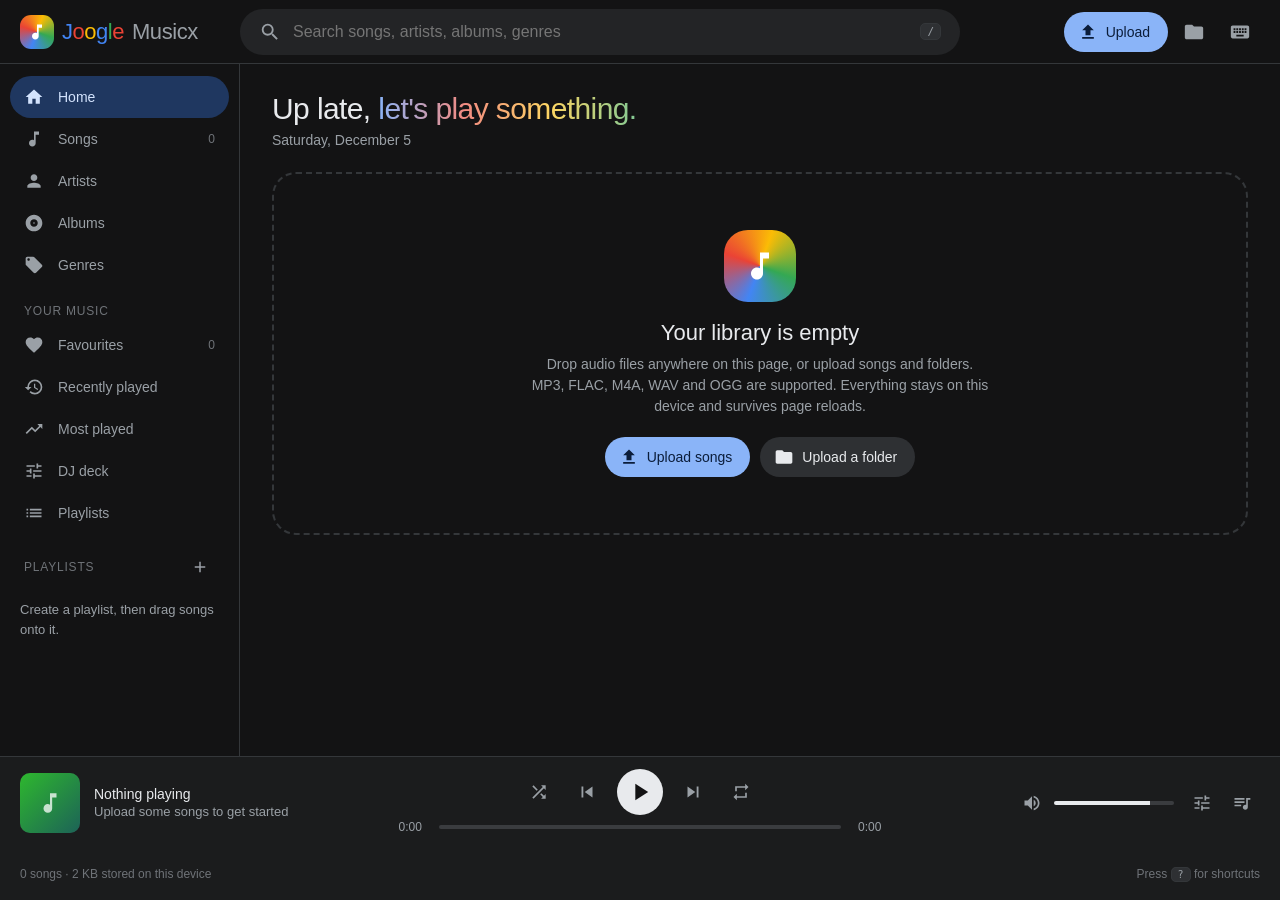
<file: index.html>
<!DOCTYPE html>
<html lang="en">
<head>
<meta charset="utf-8">
<meta name="viewport" content="width=device-width, initial-scale=1, viewport-fit=cover">
<meta name="theme-color" content="#131314">
<title>Joogle Musicx</title>
<link rel="stylesheet" href="style.css">
</head>
<body>
<div id="app">
  <header class="top">
    <a class="logo" href="#/home" aria-label="Joogle Musicx home">
      <span class="mark"><i data-ic="music"></i></span>
      <span class="word"><b class="c1">J</b><b class="c2">o</b><b class="c3">o</b><b class="c1">g</b><b class="c4">l</b><b class="c2">e</b></span>
      <span class="sub">Musicx</span>
    </a>
    <label class="search">
      <i data-ic="search"></i>
      <input id="q" type="search" placeholder="Search songs, artists, albums, genres" autocomplete="off" spellcheck="false">
      <kbd>/</kbd>
    </label>
    <div class="top-actions">
      <button class="pill primary" data-act="upload" title="Upload songs"><i data-ic="upload"></i><span>Upload</span></button>
      <button class="iconbtn hide-sm" data-act="uploadFolder" title="Upload a whole folder"><i data-ic="folder"></i></button>
      <button class="iconbtn hide-sm" data-act="help" title="Keyboard shortcuts (?)"><i data-ic="keyboard"></i></button>
    </div>
    <input type="file" id="fileIn" accept="audio/*,.mp3,.flac,.m4a,.aac,.wav,.ogg,.opus,.aiff,.aif" multiple hidden>
    <input type="file" id="dirIn" webkitdirectory multiple hidden>
  </header>

  <nav class="side" id="side" aria-label="Library"></nav>

  <main id="main"><div id="view"></div></main>

  <aside id="queue" aria-label="Queue"></aside>

  <footer class="player" id="player">
    <div class="pl-seek-mobile"><div id="mSeekFill"></div></div>
    <div class="pl-left">
      <button class="pl-art" data-act="openNP" id="plArt" title="Open now playing"></button>
      <div class="pl-meta" data-act="openNP">
        <div class="pl-title" id="plTitle">Nothing playing</div>
        <div class="pl-artist" id="plArtist">Upload some songs to get started</div>
      </div>
      <button class="iconbtn fav-btn" data-act="favCur" id="plFav" title="Favourite (L)"><i data-ic="heartO"></i></button>
    </div>
    <div class="pl-center">
      <div class="pl-ctrls">
        <button class="iconbtn sm hide-sm" data-act="shuffle" id="btnShuffle" title="Shuffle (S)"><i data-ic="shuffle"></i></button>
        <button class="iconbtn" data-act="prev" title="Previous (Shift+←)"><i data-ic="prev"></i></button>
        <button class="playbtn" data-act="toggle" id="btnPlay" title="Play / pause (Space)"><i data-ic="play"></i></button>
        <button class="iconbtn" data-act="next" title="Next (Shift+→)"><i data-ic="next"></i></button>
        <button class="iconbtn sm hide-sm" data-act="repeat" id="btnRepeat" title="Repeat (R)"><i data-ic="repeat"></i></button>
      </div>
      <div class="pl-seek">
        <span class="t" id="tCur">0:00</span>
        <input type="range" id="seek" min="0" max="1000" value="0" step="1" aria-label="Seek">
        <span class="t" id="tDur">0:00</span>
      </div>
    </div>
    <div class="pl-right">
      <button class="iconbtn sm" data-act="mute" id="btnMute" title="Mute (M)"><i data-ic="vol"></i></button>
      <input type="range" id="vol" class="vol" min="0" max="100" value="80" aria-label="Volume">
      <button class="iconbtn sm" data-act="dj" title="DJ deck (D)"><i data-ic="dj"></i></button>
      <button class="iconbtn sm" data-act="queue" id="btnQueue" title="Queue (Q)"><i data-ic="queue"></i></button>
    </div>
  </footer>

  <nav class="mnav" id="mnav" aria-label="Sections"></nav>

  <div class="foot"><span id="storageInfo">Loading library…</span><span class="hint">Press <kbd>?</kbd> for shortcuts</span></div>
</div>

<div id="np" class="np" aria-hidden="true"></div>
<div id="overlay"></div>
<div id="menu" class="menu" role="menu"></div>
<div id="toasts"></div>
<div id="drop" class="drop"><div><i data-ic="upload"></i><p>Drop music to add it to your library</p></div></div>

<script src="core.js"></script>
<script src="ui.js"></script>
<script src="player.js"></script>
<script src="dj.js"></script>
</body>
</html>
</file>
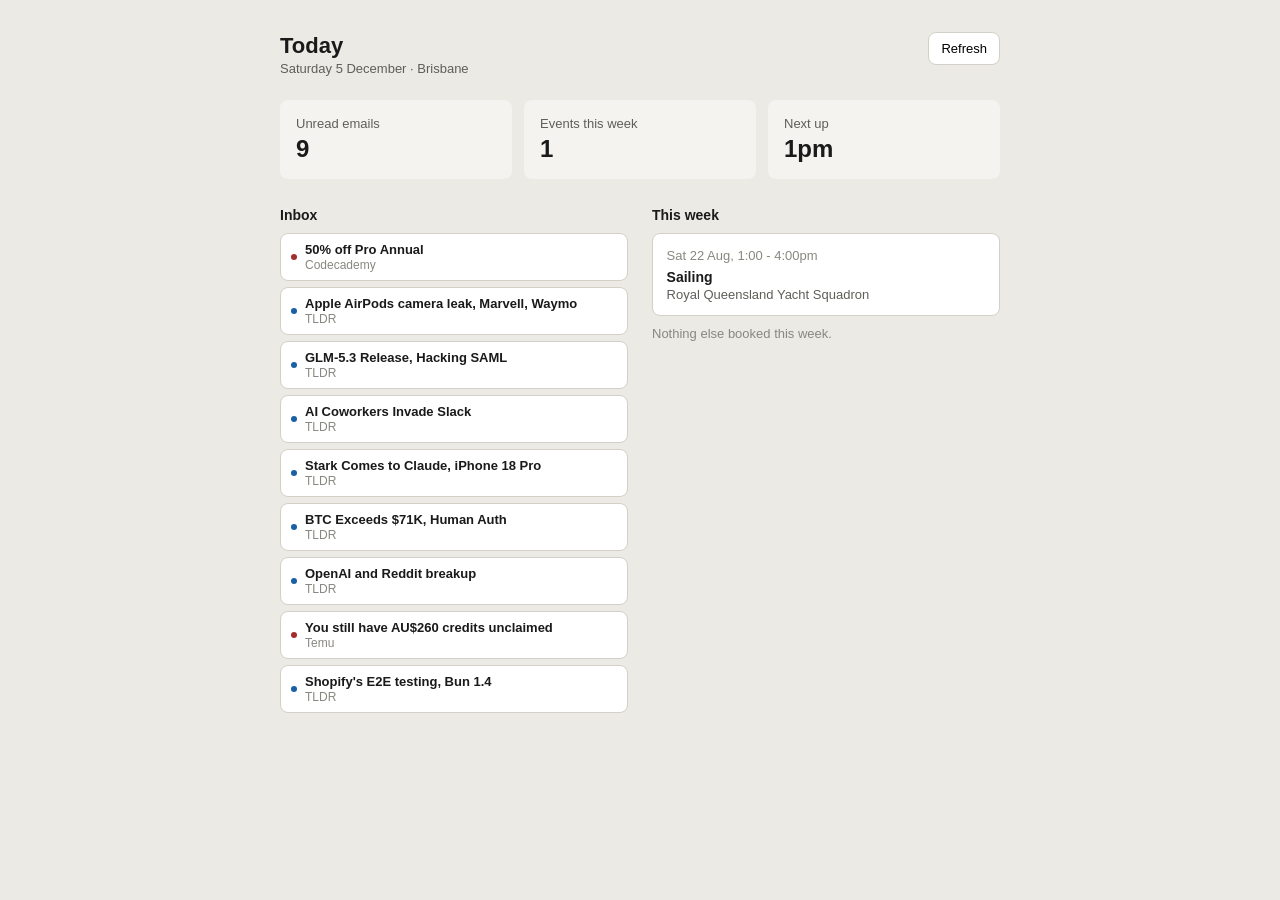
<file: Daily Dashboard.html>
<!DOCTYPE html>
<html lang="en">
<head>
<meta charset="UTF-8">
<meta name="viewport" content="width=device-width, initial-scale=1.0">
<title>Jed's Dashboard</title>
<style>
  :root {
    --surface-2: #ffffff;
    --surface-1: #f4f3ef;
    --surface-0: #ebeae4;
    --text-primary: #1a1a1a;
    --text-secondary: #5f5e5a;
    --text-muted: #888780;
    --border: #d3d1c7;
    --accent: #185fa5;
    --danger: #a32d2d;
    --radius: 8px;
  }
  * { box-sizing: border-box; }
  body {
    margin: 0;
    padding: 2rem 1.5rem;
    background: var(--surface-0);
    color: var(--text-primary);
    font-family: -apple-system, BlinkMacSystemFont, "Segoe UI", Roboto, sans-serif;
  }
  .wrap { max-width: 720px; margin: 0 auto; }
  .header {
    display: flex;
    justify-content: space-between;
    align-items: baseline;
    margin-bottom: 1.5rem;
  }
  .header h1 { font-size: 22px; font-weight: 600; margin: 0; }
  .header p { font-size: 13px; color: var(--text-secondary); margin: 2px 0 0; }
  button {
    border: 0.5px solid var(--border);
    background: var(--surface-2);
    border-radius: var(--radius);
    padding: 8px 12px;
    font-size: 13px;
    cursor: pointer;
  }
  button:hover { background: var(--surface-1); }
  .stats {
    display: grid;
    grid-template-columns: repeat(3, minmax(0,1fr));
    gap: 12px;
    margin-bottom: 1.75rem;
  }
  .stat {
    background: var(--surface-1);
    border-radius: var(--radius);
    padding: 1rem;
  }
  .stat p:first-child { font-size: 13px; color: var(--text-secondary); margin: 0; }
  .stat p:last-child { font-size: 24px; font-weight: 600; margin: 4px 0 0; }
  .columns {
    display: grid;
    grid-template-columns: 1fr 1fr;
    gap: 24px;
    align-items: start;
  }
  @media (max-width: 600px) {
    .columns { grid-template-columns: 1fr; }
  }
  .col-title {
    display: flex;
    align-items: center;
    gap: 6px;
    margin-bottom: 10px;
    font-size: 14px;
    font-weight: 600;
  }
  .email-row {
    display: flex;
    align-items: center;
    gap: 8px;
    border: 0.5px solid var(--border);
    border-radius: var(--radius);
    padding: 8px 10px;
    margin-bottom: 6px;
    background: var(--surface-2);
  }
  .dot { width: 6px; height: 6px; border-radius: 50%; flex-shrink: 0; }
  .dot.news { background: var(--accent); }
  .dot.promo { background: var(--danger); }
  .email-text { min-width: 0; flex: 1; }
  .email-text .subject {
    font-size: 13px;
    font-weight: 600;
    margin: 0;
    white-space: nowrap;
    overflow: hidden;
    text-overflow: ellipsis;
  }
  .email-text .sender { font-size: 12px; color: var(--text-muted); margin: 1px 0 0; }
  .event-card {
    border: 0.5px solid var(--border);
    border-radius: var(--radius);
    padding: 0.85rem;
    background: var(--surface-2);
  }
  .event-card .time { font-size: 13px; color: var(--text-muted); margin: 0 0 6px; }
  .event-card .title { font-size: 14px; font-weight: 600; margin: 0; }
  .event-card .loc { font-size: 13px; color: var(--text-secondary); margin: 2px 0 0; }
  .note { font-size: 13px; color: var(--text-muted); margin: 10px 0 0; }
</style>
</head>
<body>
<div class="wrap">
  <div class="header">
    <div>
      <h1>Today</h1>
      <p id="date-label">Loading date...</p>
    </div>
    <button onclick="location.reload()">Refresh</button>
  </div>

  <div class="stats">
    <div class="stat"><p>Unread emails</p><p id="unread-count">9</p></div>
    <div class="stat"><p>Events this week</p><p id="event-count">1</p></div>
    <div class="stat"><p>Next up</p><p>1pm</p></div>
  </div>

  <div class="columns">
    <div>
      <div class="col-title">Inbox</div>
      <div id="inbox-list"></div>
    </div>

    <div>
      <div class="col-title">This week</div>
      <div class="event-card">
        <p class="time">Sat 22 Aug, 1:00 - 4:00pm</p>
        <p class="title">Sailing</p>
        <p class="loc">Royal Queensland Yacht Squadron</p>
      </div>
      <p class="note">Nothing else booked this week.</p>
    </div>
  </div>
</div>

<script>
document.getElementById('date-label').textContent =
  new Date().toLocaleDateString('en-AU', { weekday: 'long', day: 'numeric', month: 'long' }) + ' · Brisbane';

const emails = [
  { sender: "Codecademy", subject: "50% off Pro Annual", cat: "promo" },
  { sender: "TLDR", subject: "Apple AirPods camera leak, Marvell, Waymo", cat: "news" },
  { sender: "TLDR", subject: "GLM-5.3 Release, Hacking SAML", cat: "news" },
  { sender: "TLDR", subject: "AI Coworkers Invade Slack", cat: "news" },
  { sender: "TLDR", subject: "Stark Comes to Claude, iPhone 18 Pro", cat: "news" },
  { sender: "TLDR", subject: "BTC Exceeds $71K, Human Auth", cat: "news" },
  { sender: "TLDR", subject: "OpenAI and Reddit breakup", cat: "news" },
  { sender: "Temu", subject: "You still have AU$260 credits unclaimed", cat: "promo" },
  { sender: "TLDR", subject: "Shopify's E2E testing, Bun 1.4", cat: "news" }
];

const list = document.getElementById('inbox-list');
emails.forEach(function (e) {
  const row = document.createElement('div');
  row.className = 'email-row';
  row.innerHTML =
    '<span class="dot ' + e.cat + '"></span>' +
    '<div class="email-text">' +
      '<p class="subject">' + e.subject + '</p>' +
      '<p class="sender">' + e.sender + '</p>' +
    '</div>';
  list.appendChild(row);
});
</script>
</body>
</html>
</file>
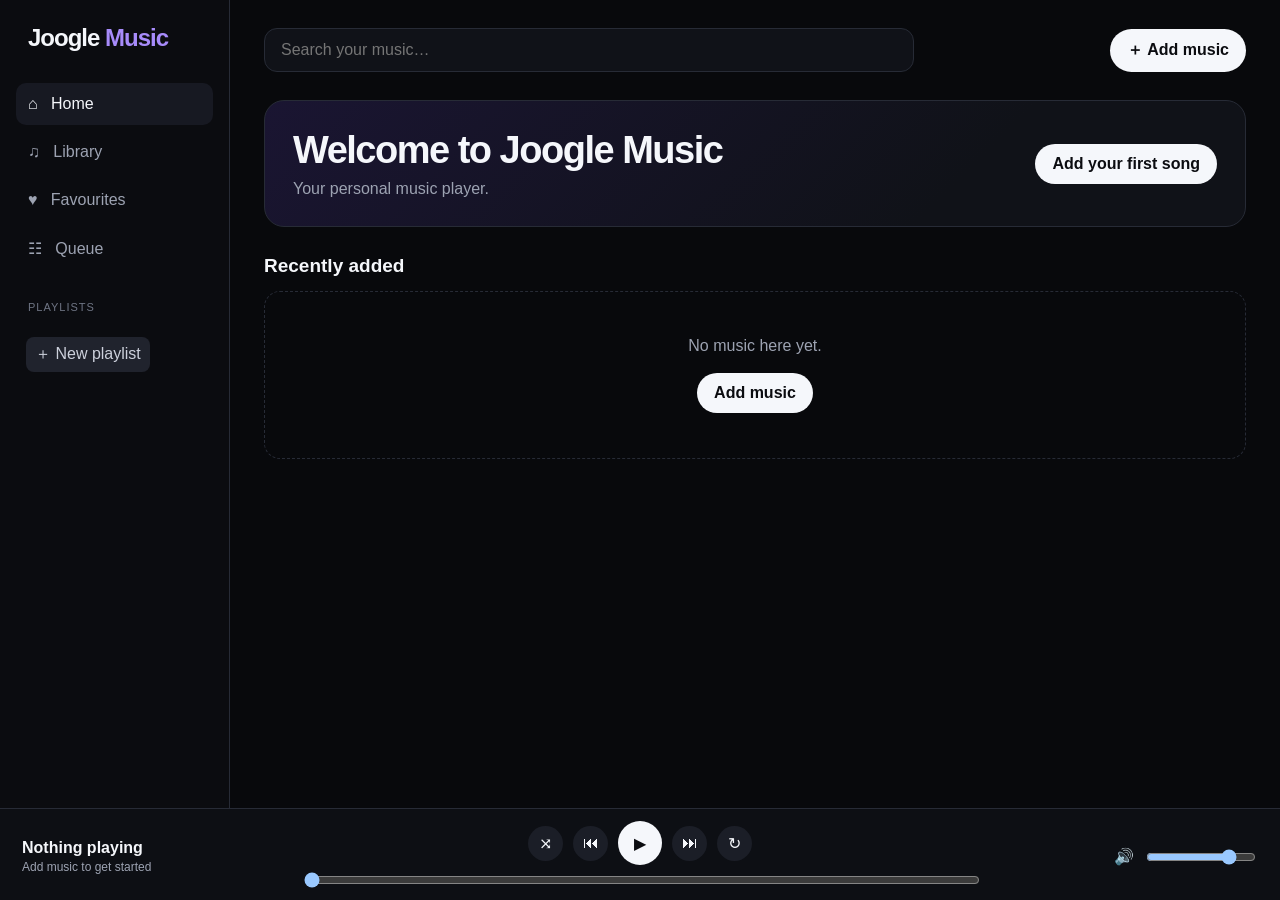
<file: Joogle Music.html>
<!doctype html>
<html lang="en">
<head>
<meta charset="utf-8">
<meta name="viewport" content="width=device-width,initial-scale=1">
<title>Joogle Music</title>

<style>
:root{
  font-family:Inter,Segoe UI,Arial,sans-serif;
  color-scheme:dark;
  --bg:#08090c;
  --panel:#101218;
  --panel2:#171922;
  --line:#272b36;
  --text:#f5f7fb;
  --muted:#9da3b2;
  --accent:#7c5cff;
  --accent2:#a78bfa
}

*{box-sizing:border-box}

body{
  margin:0;
  background:var(--bg);
  color:var(--text);
  height:100vh;
  overflow:hidden
}

button,input{
  font:inherit
}

button{
  border:0;
  color:inherit;
  background:none;
  cursor:pointer
}

.app{
  height:100vh;
  display:grid;
  grid-template-columns:230px 1fr;
  grid-template-rows:1fr 92px;
  background:var(--bg)
}

aside{
  grid-row:1/2;
  padding:24px 16px;
  border-right:1px solid var(--line);
  background:#0b0c10
}

.brand{
  font-size:24px;
  font-weight:800;
  letter-spacing:-1px;
  padding:0 12px 28px
}

.brand span{
  color:var(--accent2)
}

nav button{
  width:100%;
  text-align:left;
  padding:12px;
  border-radius:10px;
  color:var(--muted);
  margin:3px 0
}

nav button:hover,
nav button.active{
  background:var(--panel2);
  color:var(--text)
}

.side-title{
  font-size:11px;
  text-transform:uppercase;
  color:#6f7584;
  margin:28px 12px 8px;
  letter-spacing:1px
}

.playlist{
  white-space:nowrap;
  overflow:hidden;
  text-overflow:ellipsis
}

main{
  overflow:auto;
  padding:28px 34px 120px
}

.top{
  display:flex;
  gap:14px;
  align-items:center;
  justify-content:space-between;
  margin-bottom:28px
}

.search{
  flex:1;
  max-width:650px;
  background:var(--panel);
  border:1px solid var(--line);
  border-radius:13px;
  padding:12px 16px;
  color:var(--text);
  outline:none
}

.search:focus{
  border-color:var(--accent)
}

.hero{
  background:linear-gradient(135deg,#1a1532,#101218 70%);
  border:1px solid var(--line);
  border-radius:20px;
  padding:28px;
  display:flex;
  align-items:center;
  justify-content:space-between;
  gap:25px;
  margin-bottom:28px
}

.hero h1{
  font-size:38px;
  margin:0 0 8px;
  letter-spacing:-1.5px
}

.hero p{
  color:var(--muted);
  margin:0
}

.primary{
  background:var(--text);
  color:#0b0c10;
  padding:11px 17px;
  border-radius:999px;
  font-weight:700
}

.section{
  margin-top:28px
}

.section h2{
  font-size:19px;
  margin:0 0 14px
}

.grid{
  display:grid;
  grid-template-columns:repeat(auto-fill,minmax(175px,1fr));
  gap:16px
}

.card{
  background:var(--panel);
  border:1px solid var(--line);
  border-radius:14px;
  padding:13px;
  transition:.15s
}

.card:hover{
  transform:translateY(-2px);
  background:var(--panel2)
}

.cover{
  aspect-ratio:1;
  border-radius:10px;
  background:linear-gradient(135deg,#30265e,#171922);
  display:grid;
  place-items:center;
  font-size:42px;
  font-weight:800;
  margin-bottom:12px
}

.card-title{
  font-weight:700;
  white-space:nowrap;
  overflow:hidden;
  text-overflow:ellipsis
}

.artist{
  font-size:13px;
  color:var(--muted);
  margin-top:4px;
  white-space:nowrap;
  overflow:hidden;
  text-overflow:ellipsis
}

.card-actions{
  display:flex;
  gap:6px;
  margin-top:10px
}

.small{
  padding:7px 9px;
  border-radius:8px;
  background:#20232d;
  color:#cdd1dc
}

.small:hover{
  background:#2a2e3a
}

.empty{
  padding:45px;
  text-align:center;
  color:var(--muted);
  border:1px dashed var(--line);
  border-radius:16px
}

.player{
  grid-column:1/3;
  display:grid;
  grid-template-columns:260px 1fr 260px;
  align-items:center;
  gap:20px;
  padding:12px 22px;
  background:#0d0f14;
  border-top:1px solid var(--line);
  z-index:5
}

.now{
  min-width:0
}

.now strong,
.now span{
  display:block;
  white-space:nowrap;
  overflow:hidden;
  text-overflow:ellipsis
}

.now span{
  font-size:12px;
  color:var(--muted);
  margin-top:3px
}

.controls{
  text-align:center
}

.buttons{
  display:flex;
  justify-content:center;
  gap:10px;
  align-items:center
}

.ctrl{
  width:35px;
  height:35px;
  border-radius:50%;
  background:#1b1e27
}

.play{
  width:44px;
  height:44px;
  background:var(--text);
  color:#0b0c10
}

.progress{
  width:100%;
  margin-top:7px
}

.right{
  display:flex;
  align-items:center;
  justify-content:flex-end;
  gap:10px
}

.volume{
  width:110px
}

.modal{
  position:fixed;
  inset:0;
  background:#0009;
  display:none;
  place-items:center;
  z-index:20
}

.modal.show{
  display:grid
}

.dialog{
  width:min(520px,92vw);
  background:var(--panel);
  border:1px solid var(--line);
  border-radius:18px;
  padding:22px
}

.dialog h2{
  margin-top:0
}

.dialog input{
  width:100%;
  padding:12px;
  border-radius:10px;
  background:#0c0e13;
  border:1px solid var(--line);
  color:var(--text);
  margin:7px 0 14px
}

.dialog-actions{
  display:flex;
  justify-content:flex-end;
  gap:8px
}

.file{
  display:none
}

@media(max-width:800px){
  .app{
    grid-template-columns:70px 1fr
  }

  .brand{
    font-size:0
  }

  .brand span{
    font-size:22px
  }

  .side-title,
  .playlist{
    display:none
  }

  nav button{
    font-size:0;
    text-align:center
  }

  nav button:first-letter{
    font-size:18px
  }

  main{
    padding:20px
  }

  .hero{
    padding:22px
  }

  .hero h1{
    font-size:28px
  }

  .player{
    grid-template-columns:1fr 1.3fr
  }

  .right{
    display:none
  }

  .now{
    display:none
  }
}
</style>
</head>

<body>

<div class="app">

  <aside>
    <div class="brand">
      Joogle <span>Music</span>
    </div>

    <nav>
      <button class="active" data-view="home">⌂ &nbsp; Home</button>
      <button data-view="library">♫ &nbsp; Library</button>
      <button data-view="favorites">♥ &nbsp; Favourites</button>
      <button data-view="queue">☷ &nbsp; Queue</button>
    </nav>

    <div class="side-title">Playlists</div>

    <div id="playlistSide"></div>

    <button id="newPlaylist" class="small" style="margin:16px 10px">
      ＋ New playlist
    </button>
  </aside>


  <main>

    <div class="top">

      <input
        id="search"
        class="search"
        placeholder="Search your music…"
      >

      <button id="uploadBtn" class="primary">
        ＋ Add music
      </button>

      <input
        id="fileInput"
        class="file"
        type="file"
        accept="audio/*"
        multiple
      >

    </div>

    <section id="content"></section>

  </main>


  <div class="player">

    <div class="now">
      <strong id="nowTitle">Nothing playing</strong>
      <span id="nowArtist">Add music to get started</span>
    </div>

    <div class="controls">

      <div class="buttons">

        <button class="ctrl" id="shuffle">⤨</button>

        <button class="ctrl" id="prev">⏮</button>

        <button class="ctrl play" id="play">▶</button>

        <button class="ctrl" id="next">⏭</button>

        <button class="ctrl" id="repeat">↻</button>

      </div>

      <input
        class="progress"
        id="progress"
        type="range"
        min="0"
        max="100"
        value="0"
      >

    </div>

    <div class="right">
      🔊
      <input
        class="volume"
        id="volume"
        type="range"
        min="0"
        max="1"
        step=".01"
        value=".8"
      >
    </div>

  </div>

</div>


<div class="modal" id="modal">

  <div class="dialog">

    <h2>New playlist</h2>

    <input
      id="playlistName"
      placeholder="Playlist name"
    >

    <div class="dialog-actions">

      <button class="small" id="cancel">
        Cancel
      </button>

      <button class="primary" id="create">
        Create
      </button>

    </div>

  </div>

</div>


<audio id="audio"></audio>


<script>

const $ = s => document.querySelector(s);

const audio = $('#audio');

let songs =
  JSON.parse(localStorage.getItem('joogleSongs') || '[]');

let playlists =
  JSON.parse(localStorage.getItem('jooglePlaylists') || '[]');

let current = -1;
let queue = [];
let view = 'home';
let shuffle = false;
let repeat = false;


function save(){

  localStorage.setItem(
    'joogleSongs',
    JSON.stringify(songs)
  );

  localStorage.setItem(
    'jooglePlaylists',
    JSON.stringify(playlists)
  );

}


function esc(x){

  return String(x).replace(
    /[&<>"']/g,
    c => ({
      '&':'&amp;',
      '<':'&lt;',
      '>':'&gt;',
      '"':'&quot;',
      "'":'&#39;'
    }[c])
  );

}


function render(){

  let q = $('#search').value.toLowerCase();

  let list = songs.filter(s =>
    (s.title + ' ' + s.artist + ' ' + s.album)
      .toLowerCase()
      .includes(q)
  );

  let title =
    view === 'favorites'
      ? 'Favourites'
      : view === 'library'
        ? 'Your Library'
        : view === 'queue'
          ? 'Queue'
          : 'Welcome to Joogle Music';


  if(view === 'favorites')
    list = list.filter(s => s.favorite);


  if(view === 'queue')
    list = queue
      .map(i => songs[i])
      .filter(Boolean);


  $('#content').innerHTML = `

    <div class="hero">

      <div>

        <h1>${title}</h1>

        <p>
          ${
            songs.length
              ? `${songs.length} track${songs.length === 1 ? '' : 's'} in your library.`
              : 'Your personal music player.'
          }
        </p>

      </div>

      <button
        class="primary"
        onclick="${
          list.length
            ? 'playSong(' + songs.indexOf(list[0]) + ')'
            : "document.querySelector('#fileInput').click()"
        }"
      >
        ${list.length ? '▶ Play' : 'Add your first song'}
      </button>

    </div>


    <div class="section">

      <h2>
        ${view === 'home' ? 'Recently added' : title}
      </h2>

      ${
        list.length
          ? '<div class="grid">' +
            list.map(
              s => card(s, songs.indexOf(s))
            ).join('') +
            '</div>'

          : `
            <div class="empty">

              No music here yet.

              <br><br>

              <button
                class="primary"
                onclick="document.querySelector('#fileInput').click()"
              >
                Add music
              </button>

            </div>
          `
      }

    </div>

  `;

  renderSide();

}


function card(s, i){

  return `

    <div class="card">

      <div class="cover">
        ${esc((s.title || '?')[0].toUpperCase())}
      </div>

      <div class="card-title">
        ${esc(s.title)}
      </div>

      <div class="artist">
        ${esc(s.artist || 'Unknown artist')}
      </div>

      <div class="card-actions">

        <button
          class="small"
          onclick="playSong(${i})"
        >
          ▶ Play
        </button>

        <button
          class="small"
          onclick="toggleFav(${i})"
        >
          ${s.favorite ? '♥' : '♡'}
        </button>

        <button
          class="small"
          onclick="addQueue(${i})"
        >
          ＋ Queue
        </button>

      </div>

    </div>

  `;

}


function renderSide(){

  $('#playlistSide').innerHTML =
    playlists.map(
      (p, i) => `
        <button
          class="playlist"
          onclick="openPlaylist(${i})"
        >
          ♫ &nbsp;${esc(p.name)}
        </button>
      `
    ).join('');

}


function playSong(i){

  if(!songs[i]) return;

  current = i;

  audio.src = songs[i].url;

  audio.play();

  updatePlayer();

}


function updatePlayer(){

  let s = songs[current];

  $('#nowTitle').textContent =
    s ? s.title : 'Nothing playing';

  $('#nowArtist').textContent =
    s
      ? (s.artist || 'Unknown artist')
      : 'Add music to get started';

  $('#play').textContent =
    audio.paused ? '▶' : 'Ⅱ';

}


function next(){

  if(!songs.length) return;

  let n;

  if(shuffle){

    n = Math.floor(
      Math.random() * songs.length
    );

  }else{

    n = (current + 1) % songs.length;

  }

  playSong(n);

}


function prev(){

  if(audio.currentTime > 3){

    audio.currentTime = 0;

    return;

  }

  playSong(
    (current - 1 + songs.length) %
    songs.length
  );

}


function toggleFav(i){

  songs[i].favorite =
    !songs[i].favorite;

  save();

  render();

}


function addQueue(i){

  queue.push(i);

  render();

}


function openPlaylist(i){

  view = 'playlist';

  let p = playlists[i];

  let list =
    p.songs
      .map(x => songs[x])
      .filter(Boolean);

  $('#content').innerHTML = `

    <div class="hero">

      <div>

        <h1>${esc(p.name)}</h1>

        <p>${list.length} tracks</p>

      </div>

      <button
        class="primary"
        onclick="${
          list.length
            ? 'playSong(' + songs.indexOf(list[0]) + ')'
            : 'return false'
        }"
      >
        ▶ Play
      </button>

    </div>

    <div class="grid">

      ${list
        .map(
          s => card(s, songs.indexOf(s))
        )
        .join('')}

    </div>

  `;

}


$('#uploadBtn').onclick =
  () => $('#fileInput').click();


$('#fileInput').onchange = e => {

  [...e.target.files].forEach(f => {

    let u =
      URL.createObjectURL(f);

    songs.push({

      title:
        f.name.replace(
          /\.[^/.]+$/,
          ''
        ),

      artist:
        'Local file',

      album:
        '',

      url:
        u,

      favorite:
        false

    });

  });

  save();

  render();

  e.target.value = '';

};


$('#play').onclick = () => {

  if(current < 0 && songs.length){

    playSong(0);

  }else{

    audio.paused
      ? audio.play()
      : audio.pause();

  }

  updatePlayer();

};


$('#next').onclick = next;

$('#prev').onclick = prev;


$('#shuffle').onclick = () => {

  shuffle = !shuffle;

  $('#shuffle').style.opacity =
    shuffle ? 1 : .55;

};


$('#repeat').onclick = () => {

  repeat = !repeat;

  $('#repeat').style.opacity =
    repeat ? 1 : .55;

};


audio.onended = () =>
  repeat
    ? playSong(current)
    : next();


audio.ontimeupdate = () => {

  $('#progress').value =
    audio.duration
      ? audio.currentTime /
        audio.duration * 100
      : 0;

};


$('#progress').oninput = e => {

  if(audio.duration){

    audio.currentTime =
      e.target.value / 100 *
      audio.duration;

  }

};


$('#volume').oninput = e => {

  audio.volume =
    e.target.value;

};


audio.volume = .8;


$('#search').oninput =
  render;


document
  .querySelectorAll('nav button')
  .forEach(b => {

    b.onclick = () => {

      view = b.dataset.view;

      document
        .querySelectorAll('nav button')
        .forEach(x =>
          x.classList.remove('active')
        );

      b.classList.add('active');

      render();

    };

  });


$('#newPlaylist').onclick = () =>
  $('#modal').classList.add('show');


$('#cancel').onclick = () =>
  $('#modal').classList.remove('show');


$('#create').onclick = () => {

  let n =
    $('#playlistName')
      .value
      .trim();

  if(!n) return;

  playlists.push({

    name:n,

    songs:[]

  });

  save();

  $('#playlistName').value = '';

  $('#modal').classList.remove('show');

  render();

};


window.playSong = playSong;
window.toggleFav = toggleFav;
window.addQueue = addQueue;
window.openPlaylist = openPlaylist;


render();

</script>

</body>
</html>
</file>
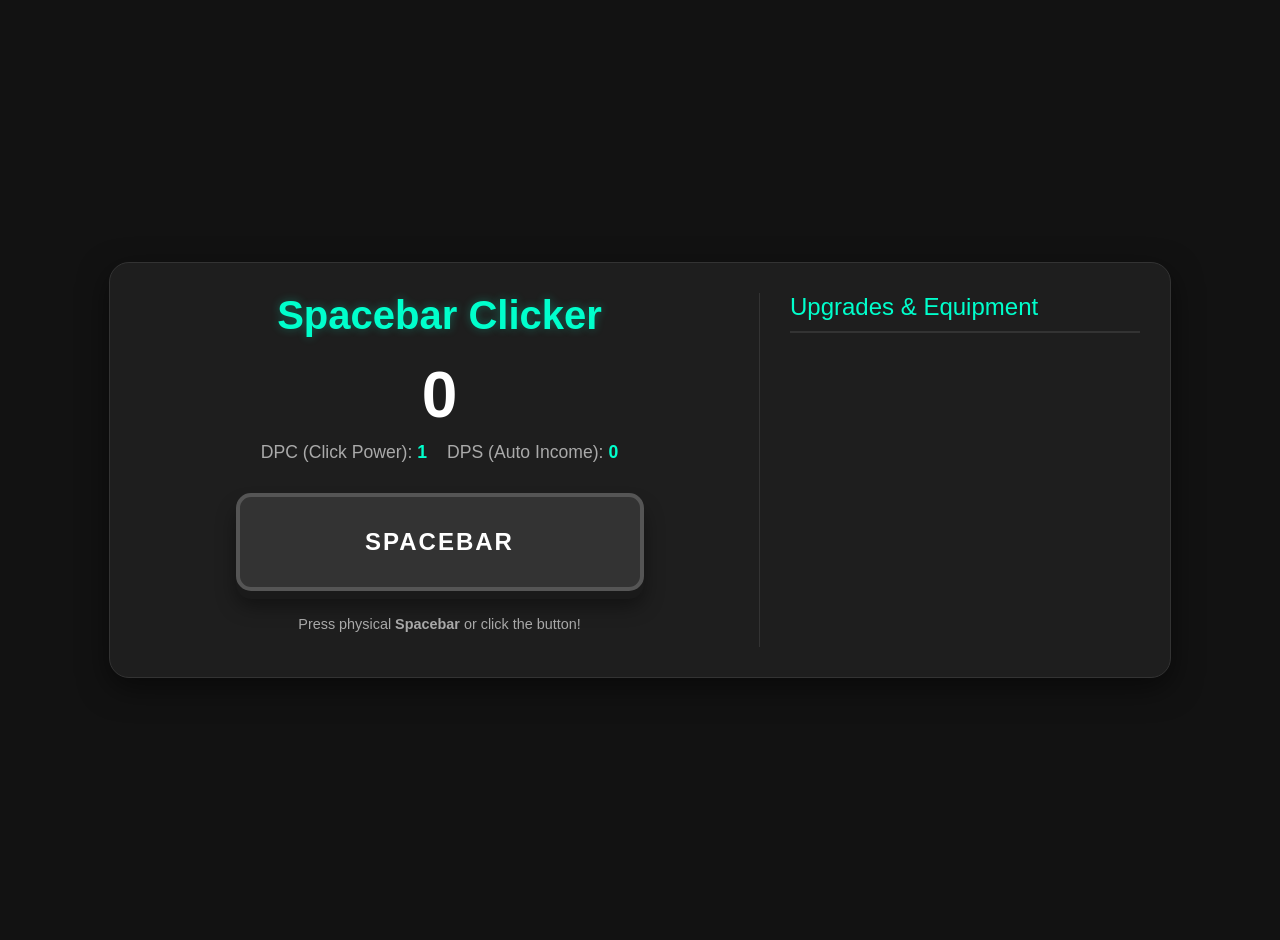
<file: Spacebar Clicker.html>
<!DOCTYPE html>
<html lang="en">
<head>
    <meta charset="UTF-8">
    <meta name="viewport" content="width=device-width, initial-scale=1.0">
    <title>Super Spacebar Clicker</title>
    <style>
        :root {
            --primary: #00ffcc;
            --primary-dark: #00b38f;
            --bg-dark: #121212;
            --bg-card: #1e1e1e;
            --text-main: #ffffff;
            --text-muted: #aaaaaa;
        }

        body {
            font-family: 'Segoe UI', Tahoma, Geneva, Verdana, sans-serif;
            background-color: var(--bg-dark);
            color: var(--text-main);
            margin: 0;
            padding: 20px;
            display: flex;
            justify-content: center;
            align-items: center;
            min-height: 100vh;
            overflow-x: hidden;
            user-select: none;
        }

        .game-container {
            display: grid;
            grid-template-columns: 1fr 350px;
            gap: 30px;
            width: 100%;
            max-width: 1000px;
            background: var(--bg-card);
            padding: 30px;
            border-radius: 20px;
            box-shadow: 0 10px 30px rgba(0,0,0,0.5);
            border: 1px solid #333;
        }

        @media (max-width: 768px) {
            .game-container {
                grid-template-columns: 1fr;
            }
        }

        /* Left Side: Clicker Area */
        .clicker-section {
            display: flex;
            flex-direction: column;
            align-items: center;
            justify-content: center;
            position: relative;
            border-right: 1px solid #333;
            padding-right: 20px;
        }

        @media (max-width: 768px) {
            .clicker-section {
                border-right: none;
                padding-right: 0;
                border-bottom: 1px solid #333;
                padding-bottom: 20px;
            }
        }

        h1 {
            margin: 0 0 10px 0;
            font-size: 2.5rem;
            color: var(--primary);
            text-shadow: 0 0 10px rgba(0, 255, 204, 0.3);
        }

        .score-display {
            font-size: 4rem;
            font-weight: 800;
            margin: 10px 0;
            color: var(--text-main);
        }

        .stats-row {
            display: flex;
            gap: 20px;
            color: var(--text-muted);
            font-size: 1.1rem;
            margin-bottom: 30px;
        }

        .stats-row strong {
            color: var(--primary);
        }

        #spacebar-visual {
            position: relative;
            width: 80%;
            max-width: 400px;
            height: 90px;
            background: #333;
            border: 4px solid #555;
            border-radius: 15px;
            display: flex;
            align-items: center;
            justify-content: center;
            font-size: 1.5rem;
            font-weight: bold;
            letter-spacing: 2px;
            cursor: pointer;
            box-shadow: 0 8px 0 #1a1a1a, 0 15px 20px rgba(0,0,0,0.4);
            transition: all 0.05s ease;
        }

        #spacebar-visual:active, #spacebar-visual.active {
            transform: translateY(6px);
            background: var(--primary);
            border-color: #fff;
            color: #000;
            box-shadow: 0 2px 0 #1a1a1a, 0 5px 10px rgba(0, 255, 204, 0.4);
        }

        /* Floating Particle Effects */
        .particle {
            position: absolute;
            pointer-events: none;
            color: var(--primary);
            font-weight: bold;
            font-size: 1.5rem;
            animation: floatUp 0.6s ease-out forwards;
        }

        @keyframes floatUp {
            0% { transform: translate(-50%, -50%) scale(1); opacity: 1; }
            100% { transform: translate(-50%, -150%) scale(0.6); opacity: 0; }
        }

        /* Right Side: Upgrades Shop */
        .shop-section {
            display: flex;
            flex-direction: column;
        }

        .shop-title {
            font-size: 1.5rem;
            margin: 0 0 20px 0;
            border-bottom: 2px solid #333;
            padding-bottom: 10px;
            color: var(--primary);
        }

        .shop-list {
            display: flex;
            flex-direction: column;
            gap: 15px;
            max-height: 450px;
            overflow-y: auto;
            padding-right: 5px;
        }

        /* Custom Scrollbar for Shop */
        .shop-list::-webkit-scrollbar { width: 6px; }
        .shop-list::-webkit-scrollbar-track { background: #1a1a1a; }
        .shop-list::-webkit-scrollbar-thumb { background: #444; border-radius: 3px; }
        .shop-list::-webkit-scrollbar-thumb:hover { background: var(--primary); }

        .upgrade-card {
            background: #252525;
            border: 1px solid #383838;
            border-radius: 10px;
            padding: 12px;
            display: flex;
            justify-content: space-between;
            align-items: center;
            cursor: pointer;
            transition: transform 0.2s, border-color 0.2s;
        }

        .upgrade-card:hover {
            transform: translateX(3px);
            border-color: var(--primary);
        }

        .upgrade-card.disabled {
            opacity: 0.5;
            cursor: not-allowed;
            border-color: #333 !important;
            transform: none !important;
        }

        .upgrade-info {
            display: flex;
            flex-direction: column;
            gap: 4px;
        }

        .upgrade-name {
            font-weight: bold;
            font-size: 1.1rem;
        }

        .upgrade-desc {
            font-size: 0.85rem;
            color: var(--text-muted);
        }

        .upgrade-cost {
            font-size: 0.9rem;
            font-weight: bold;
            color: var(--primary);
        }

        .upgrade-count {
            background: #121212;
            padding: 4px 8px;
            border-radius: 6px;
            font-size: 0.9rem;
            font-weight: bold;
            border: 1px solid #333;
        }
    </style>
</head>
<body>

    <div class="game-container">
        
        <!-- Left Column: Interaction Box -->
        <div class="clicker-section" id="click-zone">
            <h1>Spacebar Clicker</h1>
            <div class="score-display" id="score-val">0</div>
            
            <div class="stats-row">
                <div>DPC (Click Power): <strong id="dpc-val">1</strong></div>
                <div>DPS (Auto Income): <strong id="dps-val">0</strong></div>
            </div>

            <div id="spacebar-visual">SPACEBAR</div>
            <p style="color: var(--text-muted); font-size: 0.9rem; margin-top: 25px;">
                Press physical <strong>Spacebar</strong> or click the button!
            </p>
        </div>

        <!-- Right Column: Shop Items -->
        <div class="shop-section">
            <div class="shop-title">Upgrades & Equipment</div>
            <div class="shop-list" id="shop-container">
                <!-- Cards get loaded via Javascript dynamically -->
            </div>
        </div>

    </div>

    <script>
        // Core Game Variables
        let score = 0;
        let dpc = 1; // Damage Per Click (Points per click)
        let dps = 0; // Damage Per Second (Passive generation)

        // Shop Items Configurations
        const upgrades = [
            { id: 'heavy_boots', name: 'Heavy Boots', cost: 15, baseCost: 15, count: 0, dpcValue: 1, dpsValue: 0, desc: '+1 Point per click' },
            { id: 'mechanical_switch', name: 'Cherry MX Switches', cost: 100, baseCost: 100, count: 0, dpcValue: 5, dpsValue: 0, desc: '+5 Points per click' },
            { id: 'space_bot', name: 'Auto-Tapping Bot', cost: 50, baseCost: 50, count: 0, dpcValue: 0, dpsValue: 1, desc: '+1 Point automatically every second' },
            { id: 'macro_script', name: 'Python Click Script', cost: 400, baseCost: 400, count: 0, dpcValue: 0, dpsValue: 8, desc: '+8 Points automatically every second' },
            { id: 'quantum_keyboard', name: 'Quantum Matrix Key', cost: 2500, baseCost: 2500, count: 0, dpcValue: 50, dpsValue: 120, desc: 'Huge hybrid click/passive dynamic boosts' }
        ];

        // Cache DOM Elements
        const scoreVal = document.getElementById('score-val');
        const dpcVal = document.getElementById('dpc-val');
        const dpsVal = document.getElementById('dps-val');
        const spaceKey = document.getElementById('spacebar-visual');
        const clickZone = document.getElementById('click-zone');
        const shopContainer = document.getElementById('shop-container');

        // Initial setup
        function initShop() {
            shopContainer.innerHTML = '';
            upgrades.forEach((item, index) => {
                const card = document.createElement('div');
                card.className = 'upgrade-card disabled';
                card.id = `upgrade-${item.id}`;
                card.onclick = () => buyUpgrade(index);
                
                card.innerHTML = `
                    <div class="upgrade-info">
                        <div class="upgrade-name">${item.name}</div>
                        <div class="upgrade-desc">${item.desc}</div>
                        <div class="upgrade-cost">Cost: ${item.cost}</div>
                    </div>
                    <div class="upgrade-count" id="count-${item.id}">0</div>
                `;
                shopContainer.appendChild(card);
            });
            updateUI();
        }

        // Handle Point Accumulation (Clicking)
        function registerClick() {
            score += dpc;
            createParticle(`+${dpc}`);
            updateUI();
        }

        // Spawn visual text popup dynamically
        function createParticle(text) {
            const particle = document.createElement('div');
            particle.className = 'particle';particle.textContent = text;
// Random positioning over the visual spacebar
const rect = spaceKey.getBoundingClientRect();
const zoneRect = clickZone.getBoundingClientRect();
const x = rect.left - zoneRect.left + (Math.random() * rect.width);
const y = rect.top - zoneRect.top + (Math.random() * 20);
particle.style.left = ${x}px;
particle.style.top = ${y}px;
clickZone.appendChild(particle);
// Cleanup elements once complete
setTimeout(() => {
particle.remove();
}, 600);
}
// Buy System Logic
function buyUpgrade(index) {
const item = upgrades[index];
if (score >= item.cost) {
score -= item.cost;
item.count++;
// Scale Costs exponentially (standard idle game design multiplier)
item.cost = Math.round(item.baseCost * Math.pow(1.15, item.count));
// recalculate aggregate assets
recalcStats();
updateUI();
}
}
function recalcStats() {
dpc = 1;
dps = 0;
upgrades.forEach(item => {
dpc += (item.count * item.dpcValue);
dps += (item.count * item.dpsValue);
});
}
// Update Interface State
function updateUI() {
scoreVal.textContent = Math.floor(score).toLocaleString();
dpcVal.textContent = dpc.toLocaleString();
dpsVal.textContent = dps.toLocaleString();
// Check availability state adjustments for buttons dynamically
upgrades.forEach(item => {
const card = document.getElementById(upgrade-${item.id});
const countBadge = document.getElementById(count-${item.id});
const costLabel = card.querySelector('.upgrade-cost');
countBadge.textContent = item.count;
costLabel.textContent = Cost: ${item.cost.toLocaleString()};
if (score >= item.cost) {
card.classList.remove('disabled');
} else {
card.classList.add('disabled');
}
});
}
// Key bindings and Listeners
window.addEventListener('keydown', (e) => {
if (e.code === 'Space') {
e.preventDefault(); // Stop native page layout shifts or downward scrolls
if (!spaceKey.classList.contains('active')) {
spaceKey.classList.add('active');
registerClick();
}
}
});
window.addEventListener('keyup', (e) => {
if (e.code === 'Space') {
spaceKey.classList.remove('active');
}
});
// Fallback Mouse click support for visual canvas key
spaceKey.addEventListener('mousedown', () => {
registerClick();
});
// Core Game loops (Run passive interval changes at 10Hz/100ms for responsiveness)
setInterval(() => {
if (dps > 0) {
score += (dps / 10);
updateUI();
}
}, 100);
// Build shop elements upon instantiation
initShop();
</file>
<file: style.css>
:root{
  --bg:#131314; --surface:#1b1c1d; --surface2:#232426; --surface3:#2e3033; --surface4:#3a3c3f;
  --line:#34373a; --text:#e8eaed; --muted:#9aa0a6; --dim:#6f7378;
  --blue:#8ab4f8; --blueS:#4285f4; --red:#ea4335; --redS:#f28b82; --yellow:#fbbc05; --yellowS:#fdd663; --green:#34a853; --greenS:#81c995;
  --accent:var(--blue);
  --r:16px; --r-sm:10px;
  --font:"Google Sans","Product Sans","Segoe UI Variable Display","Segoe UI",-apple-system,BlinkMacSystemFont,"Helvetica Neue",sans-serif;
  --mono:"Google Sans Mono","Cascadia Code","SF Mono",Consolas,monospace;
  --side:240px; --qw:340px;
}
*{box-sizing:border-box;margin:0;padding:0}
html,body{height:100%;background:var(--bg);color:var(--text);font-family:var(--font);font-size:14px;-webkit-font-smoothing:antialiased;overflow:hidden}
button{font:inherit;color:inherit;background:none;border:0;cursor:pointer}
input,select{font:inherit;color:inherit}
a{color:inherit;text-decoration:none}
kbd{font-family:var(--mono);font-size:11px;padding:1px 6px;border-radius:5px;background:var(--surface3);border:1px solid var(--line);color:var(--muted)}
.ic{width:22px;height:22px;fill:currentColor;flex:none;display:block}
i[data-ic]{display:contents}
::-webkit-scrollbar{width:10px;height:10px}::-webkit-scrollbar-thumb{background:var(--surface3);border-radius:10px;border:2px solid var(--bg)}::-webkit-scrollbar-track{background:transparent}
:focus-visible{outline:2px solid var(--blue);outline-offset:2px;border-radius:8px}

/* ---------- Shell ---------- */
#app{display:grid;height:100vh;height:100dvh;
  grid-template-columns:var(--side) minmax(0,1fr) 0;
  grid-template-rows:64px minmax(0,1fr) 92px 52px;
  grid-template-areas:"top top top" "side main queue" "player player player" "foot foot foot"}
#app.q-open{grid-template-columns:var(--side) minmax(0,1fr) var(--qw)}
.top{grid-area:top;display:flex;align-items:center;gap:20px;padding:0 20px;border-bottom:1px solid var(--line)}
.side{grid-area:side;overflow-y:auto;padding:12px 10px 16px;border-right:1px solid var(--line)}
#main{grid-area:main;overflow-y:auto;min-width:0;position:relative}
#queue{grid-area:queue;overflow:hidden;border-left:1px solid var(--line);display:none;min-width:0}
#app.q-open #queue{display:flex;flex-direction:column}
.player{grid-area:player;display:grid;grid-template-columns:minmax(0,1fr) minmax(0,1.4fr) minmax(0,1fr);align-items:center;gap:16px;padding:0 20px;background:var(--surface);border-top:1px solid var(--line);position:relative}
.mnav{grid-area:mnav;display:none}
.foot{grid-area:foot;display:flex;justify-content:space-between;align-items:center;padding:0 20px;color:var(--dim);font-size:12px;background:var(--surface)}
.foot .hint kbd{font-size:10px}

/* ---------- Top bar ---------- */
.logo{display:flex;align-items:center;gap:8px;flex:none;width:calc(var(--side) - 40px)}
.logo .mark{width:34px;height:34px;border-radius:11px;display:grid;place-items:center;background:conic-gradient(from 200deg,var(--blueS),var(--red),var(--yellow),var(--green),var(--blueS));color:#fff}
.logo .mark .ic{width:20px;height:20px}
.logo .word{font-size:22px;font-weight:500;letter-spacing:-.5px}
.logo .word b{font-weight:500}
.c1{color:var(--blueS)}.c2{color:var(--red)}.c3{color:var(--yellow)}.c4{color:var(--green)}
.logo .sub{font-size:22px;color:var(--muted);font-weight:400;letter-spacing:-.4px}
.search{flex:1;max-width:720px;display:flex;align-items:center;gap:12px;height:46px;padding:0 18px;border-radius:24px;background:var(--surface2);border:1px solid transparent;transition:.2s;color:var(--muted)}
.search:focus-within{background:var(--surface3);border-color:var(--line);box-shadow:0 2px 12px rgba(0,0,0,.4)}
.search input{flex:1;background:none;border:0;outline:0;font-size:16px;color:var(--text);min-width:0}
.search input::-webkit-search-cancel-button{filter:invert(.7)}
.top-actions{display:flex;gap:6px;align-items:center;margin-left:auto}
.iconbtn{width:40px;height:40px;border-radius:50%;display:grid;place-items:center;color:var(--muted);transition:background .15s,color .15s;flex:none;position:relative}
.iconbtn:hover{background:var(--surface3);color:var(--text)}
.iconbtn.sm{width:36px;height:36px}.iconbtn.sm .ic{width:20px;height:20px}
.iconbtn.on{color:var(--blue)}
.iconbtn.on::after{content:"";position:absolute;width:4px;height:4px;border-radius:50%;background:var(--blue);transform:translateY(14px)}
.pill{height:40px;padding:0 18px 0 14px;border-radius:20px;display:inline-flex;align-items:center;gap:8px;font-weight:500;background:var(--surface3);transition:.15s;white-space:nowrap}
.pill:hover{background:var(--surface4)}
.pill.primary{background:var(--blue);color:#0b1d3a}.pill.primary:hover{background:#aecbfa}
.pill.ghost{background:transparent;border:1px solid var(--line)}.pill.ghost:hover{background:var(--surface2)}
.pill.danger{color:var(--redS)}
.pill .ic{width:20px;height:20px}

/* ---------- Sidebar ---------- */
.nav-item{display:flex;align-items:center;gap:14px;height:42px;padding:0 14px;border-radius:21px;color:var(--muted);font-weight:500;width:100%;text-align:left;white-space:nowrap;overflow:hidden}
.nav-item:hover{background:var(--surface2);color:var(--text)}
.nav-item.active{background:#1f3760;color:#d3e3fd}
.nav-item .ic{width:20px;height:20px}
.nav-item .lbl{flex:1;overflow:hidden;text-overflow:ellipsis}
.nav-item .count{font-size:12px;color:var(--dim);font-weight:400}
.nav-h{display:flex;align-items:center;justify-content:space-between;padding:18px 14px 6px;font-size:12px;letter-spacing:.8px;text-transform:uppercase;color:var(--dim)}
.nav-h .iconbtn{width:30px;height:30px}.nav-h .iconbtn .ic{width:18px;height:18px}
.nav-item.drop-ok{outline:2px dashed var(--blue)}

/* ---------- Generic view ---------- */
.view{padding:28px 32px 40px;max-width:1500px;margin:0 auto;animation:rise .35s ease both}
@keyframes rise{from{opacity:0;transform:translateY(8px)}to{opacity:1;transform:none}}
.h1{font-size:30px;font-weight:400;letter-spacing:-.6px;margin-bottom:6px}
.h2{font-size:18px;font-weight:500;margin:34px 0 14px;display:flex;align-items:center;gap:10px}
.h2 .more{margin-left:auto;font-size:13px;color:var(--blue);font-weight:500}
.sub{color:var(--muted)}
.toolbar{display:flex;gap:10px;align-items:center;flex-wrap:wrap;margin:18px 0 8px}
.select{height:36px;border-radius:18px;background:var(--surface2);border:1px solid var(--line);padding:0 12px;color:var(--text);outline:0}
.chips{display:flex;gap:8px;flex-wrap:wrap}
.chip{height:32px;padding:0 14px;border-radius:16px;border:1px solid var(--line);color:var(--text);display:inline-flex;align-items:center;gap:6px;font-size:13px;transition:.15s}
.chip:hover{background:var(--surface2)}
.chip.on{background:#1f3760;border-color:#1f3760;color:#d3e3fd}

/* Home */
.greet{display:flex;align-items:flex-end;justify-content:space-between;gap:20px;flex-wrap:wrap}
.greet .h1 span{background:linear-gradient(90deg,var(--blue),var(--redS),var(--yellowS),var(--greenS));-webkit-background-clip:text;background-clip:text;color:transparent}
.stats{display:grid;grid-template-columns:repeat(4,minmax(0,1fr));gap:12px;margin-top:22px}
.stat{background:var(--surface);border:1px solid var(--line);border-radius:var(--r);padding:16px 18px;position:relative;overflow:hidden}
.stat b{display:block;font-size:28px;font-weight:400;letter-spacing:-.5px}
.stat span{color:var(--muted);font-size:13px}
.stat::before{content:"";position:absolute;left:0;top:0;bottom:0;width:4px;background:var(--c)}
.empty{border:2px dashed var(--line);border-radius:24px;padding:56px 24px;text-align:center;margin-top:24px;transition:.2s}
.empty:hover{border-color:var(--blue);background:rgba(138,180,248,.04)}
.empty .big{width:72px;height:72px;margin:0 auto 18px;border-radius:24px;display:grid;place-items:center;background:conic-gradient(from 200deg,var(--blueS),var(--red),var(--yellow),var(--green),var(--blueS));color:#fff}
.empty .big .ic{width:36px;height:36px}
.empty h2{font-weight:400;font-size:22px;margin-bottom:8px}
.empty p{color:var(--muted);max-width:460px;margin:0 auto 20px;line-height:1.5}
.empty .row-btns{display:flex;gap:10px;justify-content:center;flex-wrap:wrap}

/* Cards */
.grid{display:grid;grid-template-columns:repeat(auto-fill,minmax(168px,1fr));gap:18px}
.shelf{display:grid;grid-auto-flow:column;grid-auto-columns:minmax(150px,170px);gap:16px;overflow-x:auto;padding-bottom:6px;scroll-snap-type:x mandatory}
.card{padding:10px;border-radius:var(--r);transition:background .2s;cursor:pointer;position:relative;scroll-snap-align:start;min-width:0}
.card:hover{background:var(--surface2)}
.card .art{width:100%;aspect-ratio:1;border-radius:12px;box-shadow:0 6px 18px rgba(0,0,0,.35)}
.card.round .art{border-radius:50%}
.card .t{margin-top:10px;font-weight:500;white-space:nowrap;overflow:hidden;text-overflow:ellipsis}
.card .s{color:var(--muted);font-size:13px;white-space:nowrap;overflow:hidden;text-overflow:ellipsis;margin-top:2px}
.card .fab{position:absolute;right:18px;top:calc(100% - 92px);width:44px;height:44px;border-radius:50%;background:var(--blue);color:#0b1d3a;display:grid;place-items:center;opacity:0;transform:translateY(8px);transition:.2s;box-shadow:0 4px 12px rgba(0,0,0,.4)}
.card:hover .fab{opacity:1;transform:none}
.genre-card{border-radius:var(--r);padding:18px;min-height:110px;display:flex;flex-direction:column;justify-content:space-between;cursor:pointer;background:linear-gradient(135deg,hsl(var(--h) 55% 32%),hsl(calc(var(--h) + 40) 50% 20%));transition:transform .2s;overflow:hidden;position:relative}
.genre-card:hover{transform:translateY(-3px)}
.genre-card b{font-size:18px;font-weight:500}
.genre-card span{font-size:13px;color:rgba(255,255,255,.75)}

/* Art */
.art{position:relative;overflow:hidden;background:var(--surface3);flex:none}
.art img{width:100%;height:100%;object-fit:cover;display:block}
.art.ph{background:linear-gradient(135deg,hsl(var(--h) 60% 45%),hsl(calc(var(--h) + 50) 55% 25%));display:grid;place-items:center;color:rgba(255,255,255,.75)}
.art.ph .ic{width:42%;height:42%;max-width:64px;max-height:64px}
.art.mosaic{display:grid;grid-template-columns:1fr 1fr;grid-template-rows:1fr 1fr}
.art.mosaic img{width:100%;height:100%;object-fit:cover}
.pick-list .art{width:40px;height:40px;border-radius:8px}
@media (hover:none){.row .iconbtn,.q-item .iconbtn{opacity:1}.card .fab{opacity:1;transform:none;width:38px;height:38px}}

/* Hero (album / artist / playlist) */
.hero{display:flex;gap:28px;align-items:flex-end;margin-bottom:22px}
.hero .art{width:220px;height:220px;border-radius:20px;box-shadow:0 18px 40px rgba(0,0,0,.5)}
.hero.round .art{border-radius:50%}
.hero .kind{font-size:12px;letter-spacing:1px;text-transform:uppercase;color:var(--muted);margin-bottom:8px}
.hero h1{font-size:44px;font-weight:400;letter-spacing:-1px;line-height:1.05;margin-bottom:10px;word-break:break-word}
.hero .meta{color:var(--muted);margin-bottom:18px}
.hero .meta a:hover{text-decoration:underline;color:var(--text)}
.hero .acts{display:flex;gap:10px;flex-wrap:wrap}

/* Track rows */
.tracks{margin-top:6px}
.thead,.row{display:grid;grid-template-columns:40px minmax(0,2.2fr) minmax(0,1.3fr) minmax(0,1fr) 64px 40px 40px;align-items:center;gap:12px;padding:0 10px}
.thead{height:36px;color:var(--dim);font-size:12px;text-transform:uppercase;letter-spacing:.6px;border-bottom:1px solid var(--line);margin-bottom:4px}
.row{height:60px;border-radius:12px;cursor:pointer;content-visibility:auto;contain-intrinsic-size:60px}
.row:hover{background:var(--surface2)}
.row.playing{background:rgba(138,180,248,.08)}
.row.playing .rt{color:var(--blue)}
.row .num{color:var(--dim);text-align:center;font-variant-numeric:tabular-nums;position:relative}
.row .num .ic{display:none;margin:auto;color:var(--text)}
.row:hover .num span{display:none}.row:hover .num .ic{display:block}
.row .ti{display:flex;align-items:center;gap:12px;min-width:0}
.row .ti .art{width:42px;height:42px;border-radius:8px}
.row .ti .art.ph .ic{width:20px;height:20px}
.row .rt{font-weight:500;white-space:nowrap;overflow:hidden;text-overflow:ellipsis}
.row .ra{color:var(--muted);font-size:13px;white-space:nowrap;overflow:hidden;text-overflow:ellipsis}
.row .cell{color:var(--muted);white-space:nowrap;overflow:hidden;text-overflow:ellipsis;font-size:13px}
.row .cell a:hover,.row .ra a:hover{text-decoration:underline;color:var(--text)}
.row .dur{color:var(--muted);font-variant-numeric:tabular-nums;text-align:right;font-size:13px}
.row .iconbtn{width:34px;height:34px;opacity:0}.row .iconbtn .ic{width:19px;height:19px}
.row:hover .iconbtn,.row .iconbtn.fav-on{opacity:1}
.fav-on{color:var(--redS)!important}
.eqbars{display:inline-flex;gap:2px;align-items:flex-end;height:14px}
.eqbars i{display:block;width:3px;background:var(--blue);border-radius:1px;animation:eq 1s ease-in-out infinite}
.eqbars i:nth-child(2){animation-delay:-.4s}.eqbars i:nth-child(3){animation-delay:-.7s}
.paused .eqbars i{animation-play-state:paused}
@keyframes eq{0%,100%{height:3px}50%{height:14px}}
.row .num .eqbars{margin:auto}
.row.playing:hover .num .eqbars{display:none}

/* Range */
input[type=range]{-webkit-appearance:none;appearance:none;background:transparent;width:100%;height:20px;cursor:pointer;--p:0%;--fill:var(--text);outline:0}
input[type=range]::-webkit-slider-runnable-track{height:4px;border-radius:4px;background:linear-gradient(to right,var(--fill) var(--p),var(--surface4) var(--p))}
input[type=range]::-moz-range-track{height:4px;border-radius:4px;background:var(--surface4)}
input[type=range]::-moz-range-progress{height:4px;border-radius:4px;background:var(--fill)}
input[type=range]::-webkit-slider-thumb{-webkit-appearance:none;width:14px;height:14px;border-radius:50%;background:#fff;margin-top:-5px;transform:scale(0);transition:transform .15s}
input[type=range]::-moz-range-thumb{width:14px;height:14px;border-radius:50%;background:#fff;border:0}
input[type=range]:hover::-webkit-slider-thumb,input[type=range]:active::-webkit-slider-thumb,input[type=range]:focus-visible::-webkit-slider-thumb{transform:scale(1)}
input[type=range]:hover{--fill:var(--blue)}

/* ---------- Player bar ---------- */
.pl-left{display:flex;align-items:center;gap:14px;min-width:0}
.pl-art{width:60px;height:60px;border-radius:10px;overflow:hidden;flex:none;padding:0;background:var(--surface3)}
.pl-art .art{width:100%;height:100%}
.pl-art .art.ph .ic{width:26px;height:26px}
.pl-meta{min-width:0;cursor:pointer}
.pl-title{font-weight:500;white-space:nowrap;overflow:hidden;text-overflow:ellipsis}
.pl-artist{color:var(--muted);font-size:13px;white-space:nowrap;overflow:hidden;text-overflow:ellipsis;margin-top:2px}
.pl-center{display:flex;flex-direction:column;align-items:center;gap:2px;min-width:0}
.pl-ctrls{display:flex;align-items:center;gap:10px}
.playbtn{width:46px;height:46px;border-radius:50%;background:var(--text);color:var(--bg);display:grid;place-items:center;transition:transform .15s,background .15s}
.playbtn:hover{transform:scale(1.06);background:#fff}
.playbtn .ic{width:28px;height:28px}
.pl-seek{display:flex;align-items:center;gap:10px;width:100%;max-width:640px}
.pl-seek .t{font-size:12px;color:var(--muted);font-variant-numeric:tabular-nums;min-width:38px;text-align:center}
.pl-right{display:flex;align-items:center;justify-content:flex-end;gap:4px}
.pl-right .vol{max-width:120px;margin-right:6px}
.pl-seek-mobile{display:none}
.iconbtn.rep1{position:relative}
.iconbtn .badge1{position:absolute;font-size:9px;font-weight:700;top:6px;right:6px;color:var(--blue)}

/* ---------- Queue ---------- */
.q-head{display:flex;align-items:center;justify-content:space-between;padding:18px 16px 8px}
.q-head h3{font-weight:500;font-size:16px}
.q-body{overflow-y:auto;flex:1;padding:0 8px 16px}
.q-label{font-size:12px;letter-spacing:.8px;text-transform:uppercase;color:var(--dim);padding:14px 10px 6px;display:flex;justify-content:space-between}
.q-item{display:flex;align-items:center;gap:10px;padding:6px 8px;border-radius:10px;cursor:pointer;position:relative}
.q-item:hover{background:var(--surface2)}
.q-item.now{background:rgba(138,180,248,.08)}
.q-item .art{width:40px;height:40px;border-radius:7px}
.q-item .art.ph .ic{width:18px;height:18px}
.q-item .m{flex:1;min-width:0}
.q-item .m b{display:block;font-weight:500;white-space:nowrap;overflow:hidden;text-overflow:ellipsis}
.q-item.now .m b{color:var(--blue)}
.q-item .m span{display:block;font-size:12px;color:var(--muted);white-space:nowrap;overflow:hidden;text-overflow:ellipsis}
.q-item .drag{color:var(--dim);cursor:grab;display:grid;place-items:center;width:20px}
.q-item .drag .ic{width:18px;height:18px}
.q-item .iconbtn{width:30px;height:30px;opacity:0}.q-item .iconbtn .ic{width:17px;height:17px}
.q-item:hover .iconbtn{opacity:1}
.q-item.dragging{opacity:.4}
.q-item.over-top{box-shadow:inset 0 2px 0 var(--blue)}
.q-item.over-bot{box-shadow:inset 0 -2px 0 var(--blue)}
.q-empty{color:var(--muted);padding:12px 10px;font-size:13px;line-height:1.5}

/* ---------- Menu / modal / toast ---------- */
.menu{position:fixed;z-index:60;min-width:220px;background:var(--surface3);border-radius:12px;padding:6px 0;box-shadow:0 10px 30px rgba(0,0,0,.55);display:none;max-height:70vh;overflow:auto}
.menu.open{display:block;animation:pop .14s ease}
@keyframes pop{from{opacity:0;transform:scale(.96)}to{opacity:1;transform:none}}
.menu button{display:flex;align-items:center;gap:12px;width:100%;padding:9px 16px;text-align:left;font-size:14px}
.menu button:hover{background:var(--surface4)}
.menu button .ic{width:19px;height:19px;color:var(--muted)}
.menu hr{border:0;border-top:1px solid var(--line);margin:6px 0}
.menu .danger{color:var(--redS)}.menu .danger .ic{color:var(--redS)}
#overlay{position:fixed;inset:0;z-index:50;background:rgba(0,0,0,.6);display:none;place-items:center;padding:20px;backdrop-filter:blur(4px)}
#overlay.open{display:grid}
.modal{background:var(--surface2);border-radius:24px;padding:24px;width:min(480px,100%);max-height:calc(100dvh - 120px);overflow:auto;box-shadow:0 20px 60px rgba(0,0,0,.6);animation:pop .18s ease}
.modal.wide{width:min(720px,100%)}
.modal h2{font-weight:400;font-size:22px;margin-bottom:16px}
.modal .acts{display:flex;justify-content:flex-end;gap:8px;margin-top:22px}
.field{display:block;margin-bottom:12px}
.field span{display:block;font-size:12px;color:var(--muted);margin-bottom:6px}
.field input,.field select{width:100%;height:44px;border-radius:10px;background:var(--surface);border:1px solid var(--line);padding:0 14px;outline:0}
.field input:focus{border-color:var(--blue)}
.two{display:grid;grid-template-columns:1fr 1fr;gap:12px}
.edit-art{display:flex;gap:16px;align-items:center;margin-bottom:16px}
.edit-art .art{width:96px;height:96px;border-radius:12px}
.pick-list button{display:flex;align-items:center;gap:12px;width:100%;padding:10px 12px;border-radius:10px;text-align:left}
.pick-list button:hover{background:var(--surface3)}
.keys{display:grid;grid-template-columns:repeat(2,minmax(0,1fr));gap:4px 28px}
.keys div{display:flex;justify-content:space-between;align-items:center;padding:7px 0;border-bottom:1px solid var(--line);gap:10px}
.keys div span{color:var(--muted)}
#toasts{position:fixed;left:50%;bottom:160px;transform:translateX(-50%);z-index:70;display:flex;flex-direction:column;gap:8px;align-items:center;pointer-events:none}
.toast{background:#e8eaed;color:#202124;padding:12px 18px;border-radius:10px;box-shadow:0 6px 20px rgba(0,0,0,.4);font-size:14px;animation:pop .2s ease;max-width:90vw}
.progress{position:fixed;left:50%;bottom:160px;transform:translateX(-50%);z-index:71;background:var(--surface3);padding:14px 18px;border-radius:14px;width:min(380px,90vw);box-shadow:0 10px 30px rgba(0,0,0,.5)}
.progress .bar{height:4px;background:var(--surface4);border-radius:4px;margin-top:10px;overflow:hidden}
.progress .bar i{display:block;height:100%;background:var(--blue);width:0;transition:width .2s}
.drop{position:fixed;inset:0;z-index:80;background:rgba(19,19,20,.88);display:none;place-items:center;border:3px dashed var(--blue);margin:12px;border-radius:28px;text-align:center;color:var(--blue);font-size:20px}
.drop .ic{width:64px;height:64px;margin:0 auto 12px}
.drop.open{display:grid}

/* ---------- Now playing sheet ---------- */
.np{position:fixed;inset:0;z-index:40;background:var(--bg);transform:translateY(100%);transition:transform .35s cubic-bezier(.2,.8,.2,1);display:flex;flex-direction:column;overflow:hidden}
.np.open{transform:none}
.np .bgart{position:absolute;inset:-60px;background-size:cover;background-position:center;filter:blur(70px) saturate(1.4);opacity:.35;pointer-events:none}
.np-in{position:relative;flex:1;display:flex;flex-direction:column;align-items:center;justify-content:center;gap:22px;padding:24px 24px 76px;min-height:0;overflow-y:auto}
.np-top{position:absolute;top:14px;left:14px;right:14px;display:flex;justify-content:space-between;z-index:2}
.np .bigart{width:min(420px,72vw,44vh);aspect-ratio:1;border-radius:24px;box-shadow:0 30px 70px rgba(0,0,0,.6)}
.np .bigart.ph .ic{width:30%;height:30%}
.np .nt{text-align:center;max-width:600px;width:100%}
.np .nt h2{font-size:28px;font-weight:400;letter-spacing:-.4px;white-space:nowrap;overflow:hidden;text-overflow:ellipsis}
.np .nt p{color:var(--muted);margin-top:4px;font-size:16px}
.np .nt p a:hover{text-decoration:underline}
.np .pl-seek{max-width:560px}
.np .pl-ctrls{gap:18px}
.np .playbtn{width:68px;height:68px}.np .playbtn .ic{width:38px;height:38px}
.np .np-vol{display:flex;align-items:center;gap:8px;width:100%;max-width:300px;color:var(--muted)}

/* ---------- DJ deck ---------- */
.dj{display:grid;grid-template-columns:minmax(0,1.25fr) minmax(0,1fr);gap:16px}
.panel{background:var(--surface);border:1px solid var(--line);border-radius:20px;padding:18px;min-width:0}
.panel h3{font-size:12px;letter-spacing:1px;text-transform:uppercase;color:var(--muted);font-weight:500;margin-bottom:14px;display:flex;align-items:center;justify-content:space-between;gap:10px}
.wave-wrap{position:relative;width:100%;height:110px;border-radius:14px;overflow:hidden;background:#0c0d0e;cursor:pointer;grid-column:1/-1}
.wave-wrap canvas{position:absolute;inset:0;width:100%;height:100%}
.wave-note{position:absolute;inset:0;display:grid;place-items:center;color:var(--dim);font-size:13px;pointer-events:none}
.deck{display:grid;grid-template-columns:auto minmax(0,1fr);gap:22px;align-items:center}
.platter{width:clamp(150px,18vw,230px);aspect-ratio:1;border-radius:50%;background:repeating-radial-gradient(circle,#1a1b1c 0 2px,#111 2px 4px);display:grid;place-items:center;position:relative;box-shadow:0 0 0 6px #232426,0 0 0 7px var(--line),0 16px 40px rgba(0,0,0,.6);cursor:grab;touch-action:none}
.platter .art{width:46%;height:46%;border-radius:50%}
.platter .art.ph .ic{width:40%;height:40%}
.platter::after{content:"";position:absolute;width:8px;height:8px;border-radius:50%;background:var(--bg);box-shadow:0 0 0 2px #444}
.platter .mark{position:absolute;top:6%;left:50%;width:3px;height:14%;background:var(--yellow);border-radius:2px;transform:translateX(-50%)}
.deck-info .dt{font-size:20px;font-weight:500;white-space:nowrap;overflow:hidden;text-overflow:ellipsis}
.deck-info .da{color:var(--muted);margin-top:2px;white-space:nowrap;overflow:hidden;text-overflow:ellipsis}
.readouts{display:flex;gap:10px;margin:16px 0;flex-wrap:wrap}
.ro{background:#0c0d0e;border:1px solid var(--line);border-radius:12px;padding:8px 12px;min-width:84px}
.ro b{display:block;font-family:var(--mono);font-size:20px;font-weight:500;color:var(--yellowS);font-variant-numeric:tabular-nums}
.ro span{font-size:11px;color:var(--dim);text-transform:uppercase;letter-spacing:.8px}
.transport{display:flex;gap:10px;flex-wrap:wrap;align-items:center}
.djbtn{height:44px;min-width:44px;padding:0 14px;border-radius:12px;background:var(--surface3);font-weight:600;font-size:13px;letter-spacing:.5px;display:inline-flex;align-items:center;justify-content:center;gap:6px;transition:.12s;border:1px solid transparent;user-select:none;-webkit-user-select:none;touch-action:manipulation}
.djbtn:hover{background:var(--surface4)}
.djbtn:active{transform:scale(.96)}
.djbtn.big{height:56px;min-width:76px;border-radius:14px;font-size:14px}
.djbtn.cue{border-color:var(--yellow);color:var(--yellowS)}
.djbtn.play{border-color:var(--green);color:var(--greenS)}
.djbtn.play.on{background:var(--green);color:#06210f}
.djbtn.on{background:#1f3760;color:#d3e3fd}
.djbtn .ic{width:22px;height:22px}
.pads{display:grid;grid-template-columns:repeat(4,minmax(0,1fr));gap:10px;margin-top:16px}
.pad{height:58px;border-radius:12px;border:1px solid var(--line);background:#0c0d0e;font-weight:600;position:relative;display:flex;flex-direction:column;align-items:center;justify-content:center;gap:2px;font-size:13px;transition:.12s;user-select:none}
.pad small{font-family:var(--mono);font-size:11px;font-weight:400;opacity:.85}
.pad.set{background:var(--pc);color:#111;border-color:transparent;box-shadow:0 0 18px -4px var(--pc)}
.pad:active{transform:scale(.96)}
.loops{display:flex;gap:8px;flex-wrap:wrap;margin-top:12px}
.mixer{display:grid;grid-template-columns:repeat(6,minmax(0,1fr));gap:8px;align-items:end}
.fader{display:flex;flex-direction:column;align-items:center;gap:8px;min-width:0}
.fader label{font-size:11px;letter-spacing:.8px;color:var(--muted);text-transform:uppercase}
.fader output{font-family:var(--mono);font-size:12px;color:var(--yellowS);min-height:16px}
.fader input[type=range]{writing-mode:vertical-lr;direction:rtl;width:36px;height:170px;--fill:var(--surface4)}
.fader input[type=range]::-webkit-slider-runnable-track{width:6px;height:auto;background:#0c0d0e;border:1px solid var(--line);border-radius:6px}
.fader input[type=range]::-webkit-slider-thumb{width:30px;height:16px;border-radius:5px;background:linear-gradient(#f1f3f4,#b9bdc1);transform:none;margin-left:-13px;margin-top:0;box-shadow:0 3px 8px rgba(0,0,0,.6),inset 0 -2px 0 rgba(0,0,0,.25)}
.fader.f-low input::-webkit-slider-thumb{background:linear-gradient(#7aa7f5,#3b6fd8)}
.fader.f-mid input::-webkit-slider-thumb{background:linear-gradient(#80c995,#2f8a4a)}
.fader.f-high input::-webkit-slider-thumb{background:linear-gradient(#fdd663,#d29a00)}
.fader.f-filter input::-webkit-slider-thumb{background:linear-gradient(#f6aea9,#d93025)}
.mix-opts{display:flex;gap:8px;flex-wrap:wrap;margin-top:16px;align-items:center}
.mix-opts .lbl{color:var(--muted);font-size:13px;margin-right:4px}
.viz{position:relative;width:100%;height:clamp(120px,18vh,180px);border-radius:14px;overflow:hidden;background:#0c0d0e}
.viz canvas{position:absolute;inset:0;width:100%;height:100%}
.midi-list{display:grid;grid-template-columns:repeat(auto-fill,minmax(190px,1fr));gap:8px}
.midi-item{display:flex;align-items:center;justify-content:space-between;gap:8px;background:var(--surface2);border-radius:10px;padding:8px 10px;font-size:13px}
.midi-item code{font-family:var(--mono);font-size:11px;color:var(--dim)}
.midi-item button{font-size:12px;color:var(--blue);font-weight:500;padding:4px 8px;border-radius:8px}
.midi-item button:hover{background:var(--surface3)}
.midi-item.learning{outline:2px solid var(--yellow);animation:blink 1s infinite}
@keyframes blink{50%{outline-color:transparent}}
.tips{color:var(--muted);line-height:1.6;font-size:13px}
.tips li{margin:0 0 6px 18px}
.tips b{color:var(--text);font-weight:500}
.full{grid-column:1/-1}
.midi-led{width:8px;height:8px;border-radius:50%;background:var(--dim);display:inline-block}
.midi-led.on{background:var(--green);box-shadow:0 0 8px var(--green)}
.midi-led.hit{background:var(--yellow)}

/* ---------- Tablet ---------- */
@media (max-width:1180px){
  :root{--side:76px}
  .logo{width:auto}.logo .word,.logo .sub{display:none}
  .nav-item{justify-content:center;padding:0;gap:0}
  .nav-item .lbl,.nav-item .count,.nav-h span{display:none}
  .nav-h{justify-content:center;padding:14px 0 6px}
  .nav-item.pl{display:none}
  #app.q-open{grid-template-columns:var(--side) minmax(0,1fr) 0}
  #app.q-open #queue{position:fixed;right:0;top:64px;bottom:144px;width:min(360px,92vw);background:var(--surface);z-index:30;box-shadow:-10px 0 40px rgba(0,0,0,.5);border-radius:20px 0 0 20px}
  .thead,.row{grid-template-columns:36px minmax(0,2fr) minmax(0,1fr) 56px 36px 36px}
  .thead .c-genre,.row .c-genre{display:none}
  .dj{grid-template-columns:minmax(0,1fr)}
  .stats{grid-template-columns:repeat(2,minmax(0,1fr))}
}

/* ---------- Phone ---------- */
@media (max-width:720px){
  #app,#app.q-open{grid-template-columns:minmax(0,1fr);grid-template-rows:58px minmax(0,1fr) 68px 58px 52px;grid-template-areas:"top" "main" "player" "mnav" "foot"}
  .side{display:none}
  .top{padding:0 12px;gap:10px}
  .search{height:42px;padding:0 14px}
  .search kbd,.hide-sm,.foot .hint{display:none!important}
  .pill.primary span{display:none}.pill.primary{padding:0;width:42px;justify-content:center}
  .view{padding:18px 14px 28px}
  .h1{font-size:24px}
  .player{grid-template-columns:minmax(0,1fr) auto;padding:0 10px 0 12px;gap:8px}
  .pl-seek-mobile{display:block;position:absolute;left:0;right:0;top:-1px;height:3px;background:var(--surface3)}
  .pl-seek-mobile div{height:100%;width:0;background:var(--blue)}
  .pl-art{width:46px;height:46px}
  .pl-center .pl-seek,.pl-right{display:none}
  .pl-center{grid-column:2}
  .pl-ctrls{gap:2px}
  .playbtn{width:42px;height:42px}
  .pl-left .fav-btn{display:none}
  .np .pl-seek{display:flex}
  .mnav{display:flex;justify-content:space-around;align-items:center;background:var(--surface);border-top:1px solid var(--line)}
  .mnav button{display:flex;flex-direction:column;align-items:center;gap:3px;font-size:11px;color:var(--muted);padding:6px 10px;border-radius:14px;min-width:58px}
  .mnav button .ic{width:22px;height:22px}
  .mnav button.active{color:#d3e3fd}
  .mnav button.active .ic{background:#1f3760;border-radius:12px;padding:2px 14px;width:52px;height:28px}
  .foot{padding:0 12px}
  #app.q-open #queue{top:58px;bottom:178px;width:100vw;border-radius:0}
  .thead{display:none}
  .row{grid-template-columns:minmax(0,1fr) 34px 34px;height:62px;padding:0 6px}
  .row .num,.row .cell,.row .dur{display:none}
  .row .iconbtn{opacity:1}
  .hero{flex-direction:column;align-items:flex-start;gap:16px}
  .hero .art{width:160px;height:160px}
  .hero h1{font-size:30px}
  .grid{grid-template-columns:repeat(2,minmax(0,1fr));gap:8px}
  .stats{gap:8px}.stat b{font-size:22px}
  .deck{grid-template-columns:minmax(0,1fr);justify-items:center;text-align:center}
  .deck-info{width:100%}
  .readouts,.transport{justify-content:center}
  .mixer{grid-template-columns:repeat(3,minmax(0,1fr));row-gap:18px}
  .fader input[type=range]{height:130px}
  .keys{grid-template-columns:minmax(0,1fr)}
  #toasts,.progress{bottom:200px}
}

@media print{
  html,body{overflow:visible;height:auto}
  #app{display:block;height:auto}
  .top,.side,#queue,.player,.mnav,.foot,#np,#menu,#overlay,#toasts,#drop{display:none!important}
  #main{overflow:visible}
  .row{break-inside:avoid}
}
@media (prefers-reduced-motion:reduce){*{animation:none!important;transition:none!important}}
</file>
